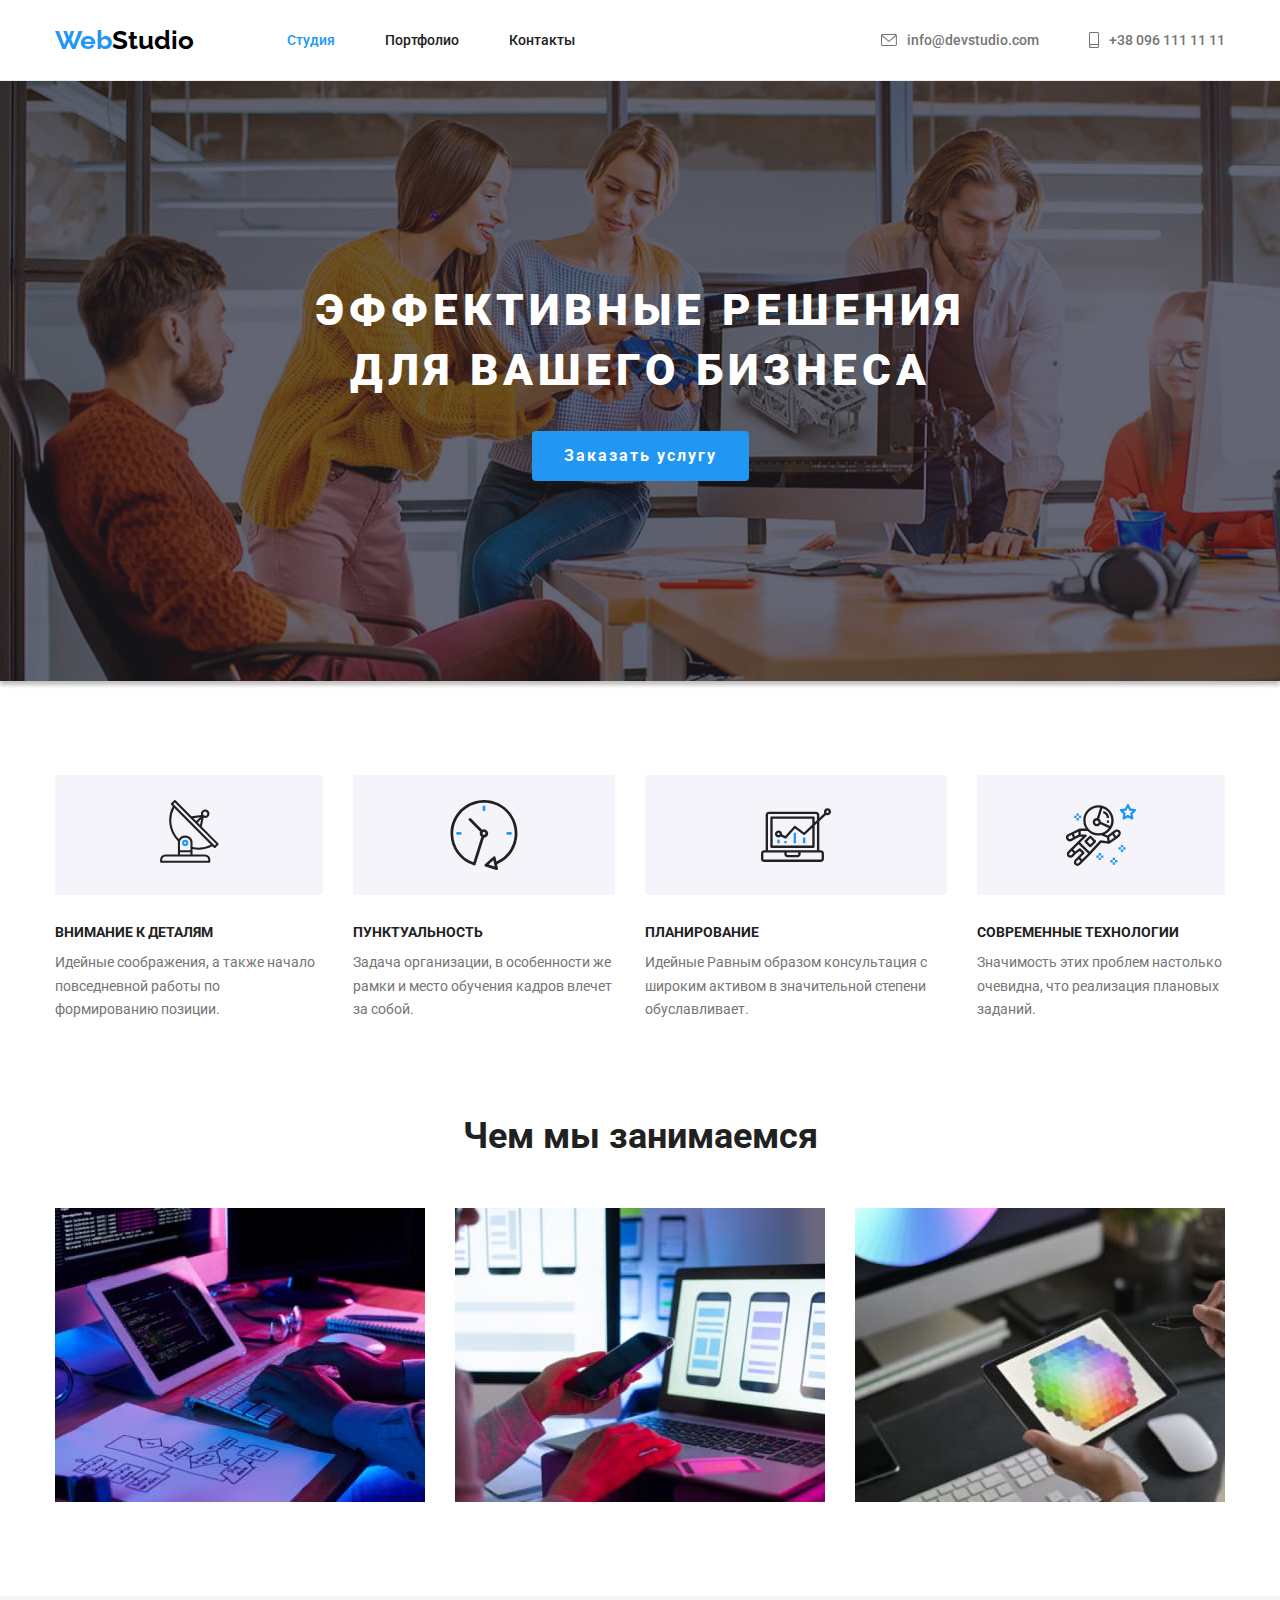
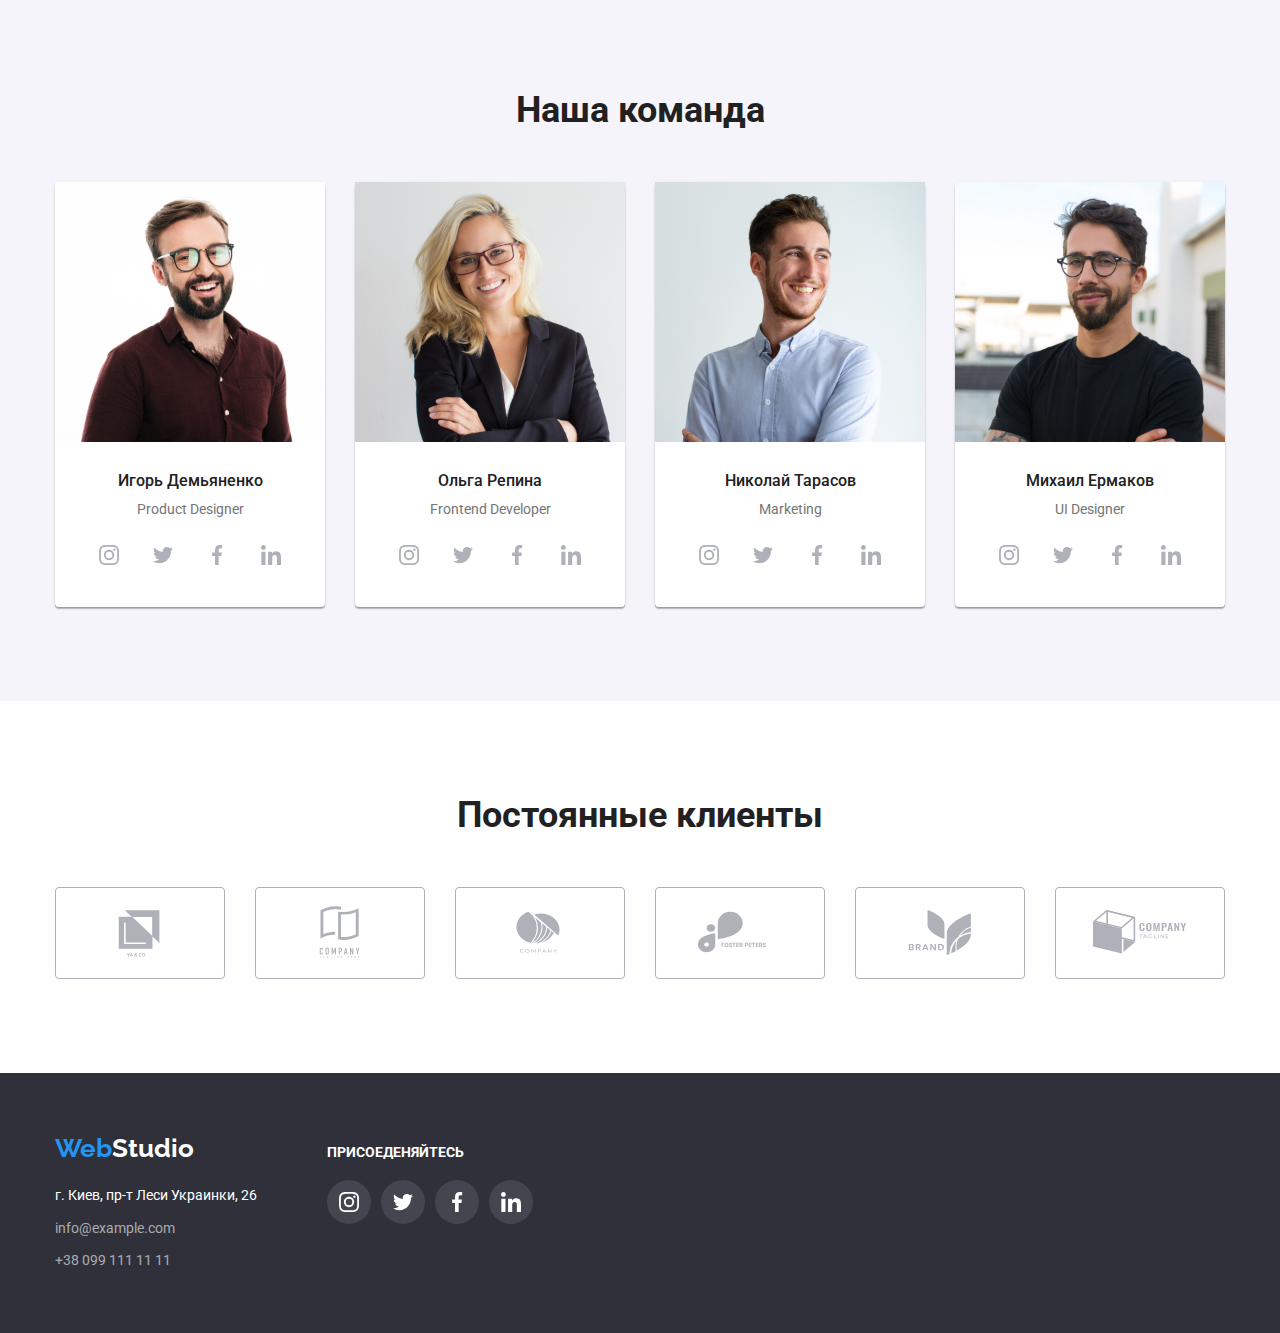
<file: index.html>
<!DOCTYPE html>
<html lang="ru">
<head>
    <meta charset="UTF-8">
    <meta http-equiv="X-UA-Compatible" content="IE=edge">
    <meta name="viewport" content="width=device-width, initial-scale=1.0">
    <link rel="stylesheet" href="./modern-normalize/modern-normalize.css">
    <link rel="preconnect" href="https://fonts.googleapis.com">
    <link rel="preconnect" href="https://fonts.gstatic.com" crossorigin>
    <link href="https://fonts.googleapis.com/css2?family=Roboto:wght@400;500;700;900&family=Raleway:wght@700&display=swap"
        rel="stylesheet">
    <title>WebStudio</title>
    <link rel="stylesheet" href="./css/styles.css">
</head>

<body>
    <header class="header">
        <div class="container"> 
            <div class="header-container"> 
                <nav class="main-nav">
                    <a href="#" lang="en" class="link-decor">
                        <span class="logo-web">Web</span><span class="logo-studio">Studio</span>
                    </a>
                    <ul class="site-nav">
                        <li class="site-nav-item"><a href="#" class="site-nav-link-current link-decor">Студия</a></li>
                        <li class="site-nav-item"><a href="./portfolio.html" class="site-nav-link link-decor">Портфолио</a></li>
                        <li class="site-nav-item"><a href="#" class="site-nav-link link-decor">Контакты</a></li>
                    </ul>
                </nav>
                    <ul class="contacts">
                        <li class="contacts-item">
                            <a href="mailto:info@devstudio.com" lang="en" class="contacts-link link-decor" style="display: flex; align-items: center;">
                                <svg class="contact-icon" width="16" height="12">
                                    <use href="./images/icons.svg#icon-envelope"></use>
                                </svg>                            
                                info@devstudio.com
                            </a>
                        </li>
                        <li class="contacts-item"><a href="tel:+380961111111" class="contacts-link link-decor" style="display: flex; align-items: center;">
                                <svg class="contact-icon" width="10" height="16">
                                    <use href="./images/icons.svg#icon-smartphone"></use>
                                </svg>
                            +38 096 111 11 11</a></li>
                    </ul> 
            </div> 
        </div>
    </header>

    <main class="main">
        <section class="hero">
            <div class="container">
                <h1 class="hero-title">Эффективные решения <br/> для вашего бизнеса</h1>
                <button type="button" class="hero-btn">Заказать услугу</button>
            </div>
        </section>

        <section class="section">
            <div class="container">
                <ul class="advantage">
                    <li class="advantage-item">
                        <div class="icon-block"> 
                                <svg class="advantage-icon" width="70" height="70">
                                    <use href="./images/icons.svg#icon-antenna"></use>
                                </svg>
                        </div>
                        <h3 class="subtitle advantage-title">Внимание к деталям</h3>
                        <p class="subtitle-text advantage-text">
                            Идейные соображения, а также начало повседневной работы по формированию позиции.
                        </p>
                    </li>
                    <li class="advantage-item">
                        <div class="icon-block"> 
                            <svg class="advantage-icon" width="70" height="70">
                                <use href="./images/icons.svg#icon-clock"></use>
                            </svg>
                        </div>
                        <h3 class="subtitle advantage-title">Пунктуальность</h3>
                        <p class="subtitle-text advantage-text">
                            Задача организации, в особенности же рамки и место обучения кадров влечет за собой.
                        </p>
                    </li>
                    <li class="advantage-item">
                        <div class="icon-block"> 
                            <svg class="advantage-icon" width="70" height="70">
                                <use href="./images/icons.svg#icon-diagram"></use>
                            </svg>
                        </div>
                        <h3 class="subtitle advantage-title">Планирование</h3>
                        <p class="subtitle-text advantage-text">
                            Идейные Равным образом консультация с широким активом в значительной степени обуславливает.
                        </p>
                    </li>
                    <li class="advantage-item">
                        <div class="icon-block"> 
                            <svg class="advantage-icon" width="70" height="70">
                                <use href="./images/icons.svg#icon-astronaut"></use>
                            </svg>
                        </div>
                        <h3 class="subtitle advantage-title">Современные технологии</h3>
                        <p class="subtitle-text advantage-text">
                            Значимость этих проблем настолько очевидна, что реализация плановых заданий.
                        </p>
                    </li>
                </ul>
            </div>
        </section>

        <section class="work-section section">
            <div class="container">
                <h2 class="subtitle-big">Чем мы занимаемся</h2>
                <ul class="works">
                    <li class="works-item">
                        <img src="./images/desktop.jpg" alt="Desktop" width="370" />
                    </li>
                    <li class="works-item">
                        <img src="./images/phone.jpg" alt="Phone" width="370" />
                    </li>
                    <li class="works-item">
                        <img src="./images/tablet.jpg" alt="Tablet" width="370" />
                    </li>
                </ul>
            </div>
        </section>

        <section class="section team-background">
            <div class="container">
                <h2 class="subtitle-team">Наша команда</h2>
                <ul class="team">
                    <li class="team-item">
                        <img src="./images/i_dem'yanenko.jpg" alt="Игорь Демьяненко" width="270">
                        <div class="team-card-text">
                            <h3 class="team-title">Игорь Демьяненко</h3>
                            <p lang="en" class="team-text">Product Designer</p>                    
                            <ul class="social">
                                <li class="social-item">
                                    <a href="#" class="social-link" style="display: flex; align-items: center; justify-content: center;">
                                        <svg class="social-icon" width="20" height="20">
                                            <use href="./images/icons.svg#icon-instagram"></use>
                                        </svg>
                                    </a>                                
                                </li>
                                <li class="social-item">
                                    <a href="#" class="social-link" style="display: flex; align-items: center; justify-content: center;">
                                        <svg class="social-icon" width="20" height="20">
                                            <use href="./images/icons.svg#icon-twitter"></use>
                                        </svg>
                                    </a>                                
                                </li>
                                <li class="social-item">
                                    <a href="#" class="social-link" style="display: flex; align-items: center; justify-content: center;">
                                        <svg class="social-icon" width="20" height="20">
                                            <use href="./images/icons.svg#icon-facebook"></use>
                                        </svg>
                                    </a>                                
                                </li>
                                <li class="social-item">
                                    <a href="#" class="social-link" style="display: flex; align-items: center; justify-content: center;">
                                        <svg class="social-icon" width="20" height="20">
                                            <use href="./images/icons.svg#icon-linkedin"></use>
                                        </svg>
                                    </a>                                
                                </li>
                            </ul>
                        </div>
                       
                    </li>
                    <li class="team-item">
                        <img src="./images/o_repina.jpg" alt="Ольга Репина" width="270">
                        <div class="team-card-text">
                            <h3 class="team-title">Ольга Репина</h3>
                            <p lang="en" class="team-text">Frontend Developer</p>                    
                            <ul class="social">
                                <li class="social-item">
                                    <a href="#" class="social-link" style="display: flex; align-items: center; justify-content: center;">
                                        <svg class="social-icon" width="20" height="20">
                                            <use href="./images/icons.svg#icon-instagram"></use>
                                        </svg>
                                    </a>
                                </li>
                                <li class="social-item">
                                    <a href="#" class="social-link" style="display: flex; align-items: center; justify-content: center;">
                                        <svg class="social-icon" width="20" height="20">
                                            <use href="./images/icons.svg#icon-twitter"></use>
                                        </svg>
                                    </a>
                                </li>
                                <li class="social-item">
                                    <a href="#" class="social-link" style="display: flex; align-items: center; justify-content: center;">
                                        <svg class="social-icon" width="20" height="20">
                                            <use href="./images/icons.svg#icon-facebook"></use>
                                        </svg>
                                    </a>
                                </li>
                                <li class="social-item">
                                    <a href="#" class="social-link" style="display: flex; align-items: center; justify-content: center;">
                                        <svg class="social-icon" width="20" height="20">
                                            <use href="./images/icons.svg#icon-linkedin"></use>
                                        </svg>
                                    </a>
                                </li>
                            </ul>
                        </div>
                        
                    </li>
                    <li class="team-item">
                        <img src="./images/n_tarasov.jpg" alt="Николай Тарасов" width="270">
                        <div class="team-card-text">
                            <h3 class="team-title">Николай Тарасов</h3>
                            <p lang="en" class="team-text">Marketing</p>                    
                            <ul class="social">
                                <li class="social-item">
                                    <a href="#" class="social-link" style="display: flex; align-items: center; justify-content: center;">
                                        <svg class="social-icon" width="20" height="20">
                                            <use href="./images/icons.svg#icon-instagram"></use>
                                        </svg>
                                    </a>
                                </li>
                                <li class="social-item">
                                    <a href="#" class="social-link" style="display: flex; align-items: center; justify-content: center;">
                                        <svg class="social-icon" width="20" height="20">
                                            <use href="./images/icons.svg#icon-twitter"></use>
                                        </svg>
                                    </a>
                                </li>
                                <li class="social-item">
                                    <a href="#" class="social-link" style="display: flex; align-items: center; justify-content: center;">
                                        <svg class="social-icon" width="20" height="20">
                                            <use href="./images/icons.svg#icon-facebook"></use>
                                        </svg>
                                    </a>
                                </li>
                                <li class="social-item">
                                    <a href="#" class="social-link" style="display: flex; align-items: center; justify-content: center;">
                                        <svg class="social-icon" width="20" height="20">
                                            <use href="./images/icons.svg#icon-linkedin"></use>
                                        </svg>
                                    </a>
                                </li>
                            </ul>
                        </div>
                        
                    </li>
                    <li class="team-item">
                        <img src="./images/m_ermakov.jpg" alt="Михаил Ермаков" width="270">
                        <div class="team-card-text">
                            <h3 class="team-title">Михаил Ермаков</h3>
                            <p lang="en" class="team-text">UI Designer</p>                    
                            <ul class="social">
                                <li class="social-item">
                                    <a href="#" class="social-link" style="display: flex; align-items: center; justify-content: center;">
                                        <svg class="social-icon" width="20" height="20">
                                            <use href="./images/icons.svg#icon-instagram"></use>
                                        </svg>
                                    </a>
                                </li>
                                <li class="social-item">
                                    <a href="#" class="social-link" style="display: flex; align-items: center; justify-content: center;">
                                        <svg class="social-icon" width="20" height="20">
                                            <use href="./images/icons.svg#icon-twitter"></use>
                                        </svg>
                                    </a>
                                </li>
                                <li class="social-item">
                                    <a href="#" class="social-link" style="display: flex; align-items: center; justify-content: center;">
                                        <svg class="social-icon" width="20" height="20">
                                            <use href="./images/icons.svg#icon-facebook"></use>
                                        </svg>
                                    </a>
                                </li>
                                <li class="social-item">
                                    <a href="#" class="social-link" style="display: flex; align-items: center; justify-content: center;">
                                        <svg class="social-icon" width="20" height="20">
                                            <use href="./images/icons.svg#icon-linkedin"></use>
                                        </svg>
                                    </a>
                                </li>
                            </ul>
                        </div>
                       
                    </li>
                </ul>
            </div>
        </section>  
        
        <section class="section">
            <div class="container">
                <h2 class="subtitle-big">Постоянные клиенты</h2>
                <ul class="client">
                    <li class="client-item">
                        <a href="#" class="client-link">
                            <svg class="client-icon" width="106" height="60">
                                <use href="./images/icons.svg#icon-client-1"></use>
                            </svg>
                        </a>
                    </li>
                    <li class="client-item">
                        <a href="#" class="client-link">
                            <svg class="client-icon" width="106" height="60">
                                <use href="./images/icons.svg#icon-client-2"></use>
                            </svg>
                        </a>
                    </li>
                    <li class="client-item">
                        <a href="#" class="client-link">
                            <svg class="client-icon" width="106" height="60">
                                <use href="./images/icons.svg#icon-client-3"></use>
                            </svg>
                        </a>
                    </li>
                    <li class="client-item">
                        <a href="#" class="client-link">
                            <svg class="client-icon" width="106" height="60">
                                <use href="./images/icons.svg#icon-client-4"></use>
                            </svg>
                        </a>
                    </li>
                    <li class="client-item">
                        <a href="#" class="client-link">
                            <svg class="client-icon" width="106" height="60">
                                <use href="./images/icons.svg#icon-client-5"></use>
                            </svg>
                        </a>
                    </li>
                    <li class="client-item">
                        <a href="#" class="client-link">
                            <svg class="client-icon" width="106" height="60">
                                <use href="./images/icons.svg#icon-client-6"></use>
                            </svg>
                        </a>
                    </li>
                </ul>
            </div>
        </section>
        
    </main> 
    
    <footer class="footer">
        <div class="container container-footer">
            <div>                
            <a href="#" lang="en" class="link-decor">
                <span class="logo-web">Web</span><span class="logo-studio-white">Studio</span>
            </a>
            <address class="adress-margin">
                <ul>
                    <li><span class="address-white">г. Киев, пр-т Леси Украинки, 26</span></li>
                    <li class="footer-margin"><a href="mailto:info@example.com" class="address link-decor">info@example.com</a></li>
                    <li class="footer-margin"><a href="tel:+380991111111" class="address link-decor">+38 099 111 11 11</a></li>
                </ul>  
            </address>  
            </div>
            <div class="social-footer">
                <h2 class="subtitle-footer">Присоеденяйтесь</h2>
                <ul class="social-footer-list">
                    <li class="social-item">
                        <a href="#" class="social-link-footer" style="display: flex; align-items: center; justify-content: center;">
                            <svg class="social-footer-icon" width="20" height="20">
                                <use href="./images/icons.svg#icon-instagram"></use>
                            </svg>
                        </a>
                    </li>
                    <li class="social-item">
                        <a href="#" class="social-link-footer" style="display: flex; align-items: center; justify-content: center;">
                            <svg class="social-footer-icon" width="20" height="20">
                                <use href="./images/icons.svg#icon-twitter"></use>
                            </svg>
                        </a>
                    </li>
                    <li class="social-item">
                        <a href="#" class="social-link-footer" style="display: flex; align-items: center; justify-content: center;">
                            <svg class="social-footer-icon" width="20" height="20">
                                <use href="./images/icons.svg#icon-facebook"></use>
                            </svg>
                        </a>
                    </li>
                    <li class="social-item">
                        <a href="#" class="social-link-footer" style="display: flex; align-items: center; justify-content: center;">
                            <svg class="social-footer-icon" width="20" height="20">
                                <use href="./images/icons.svg#icon-linkedin"></use>
                            </svg>
                        </a>
                    </li>
                </ul>
            </div>
        </div>
        
    </footer>
</body>
</html>
</file>
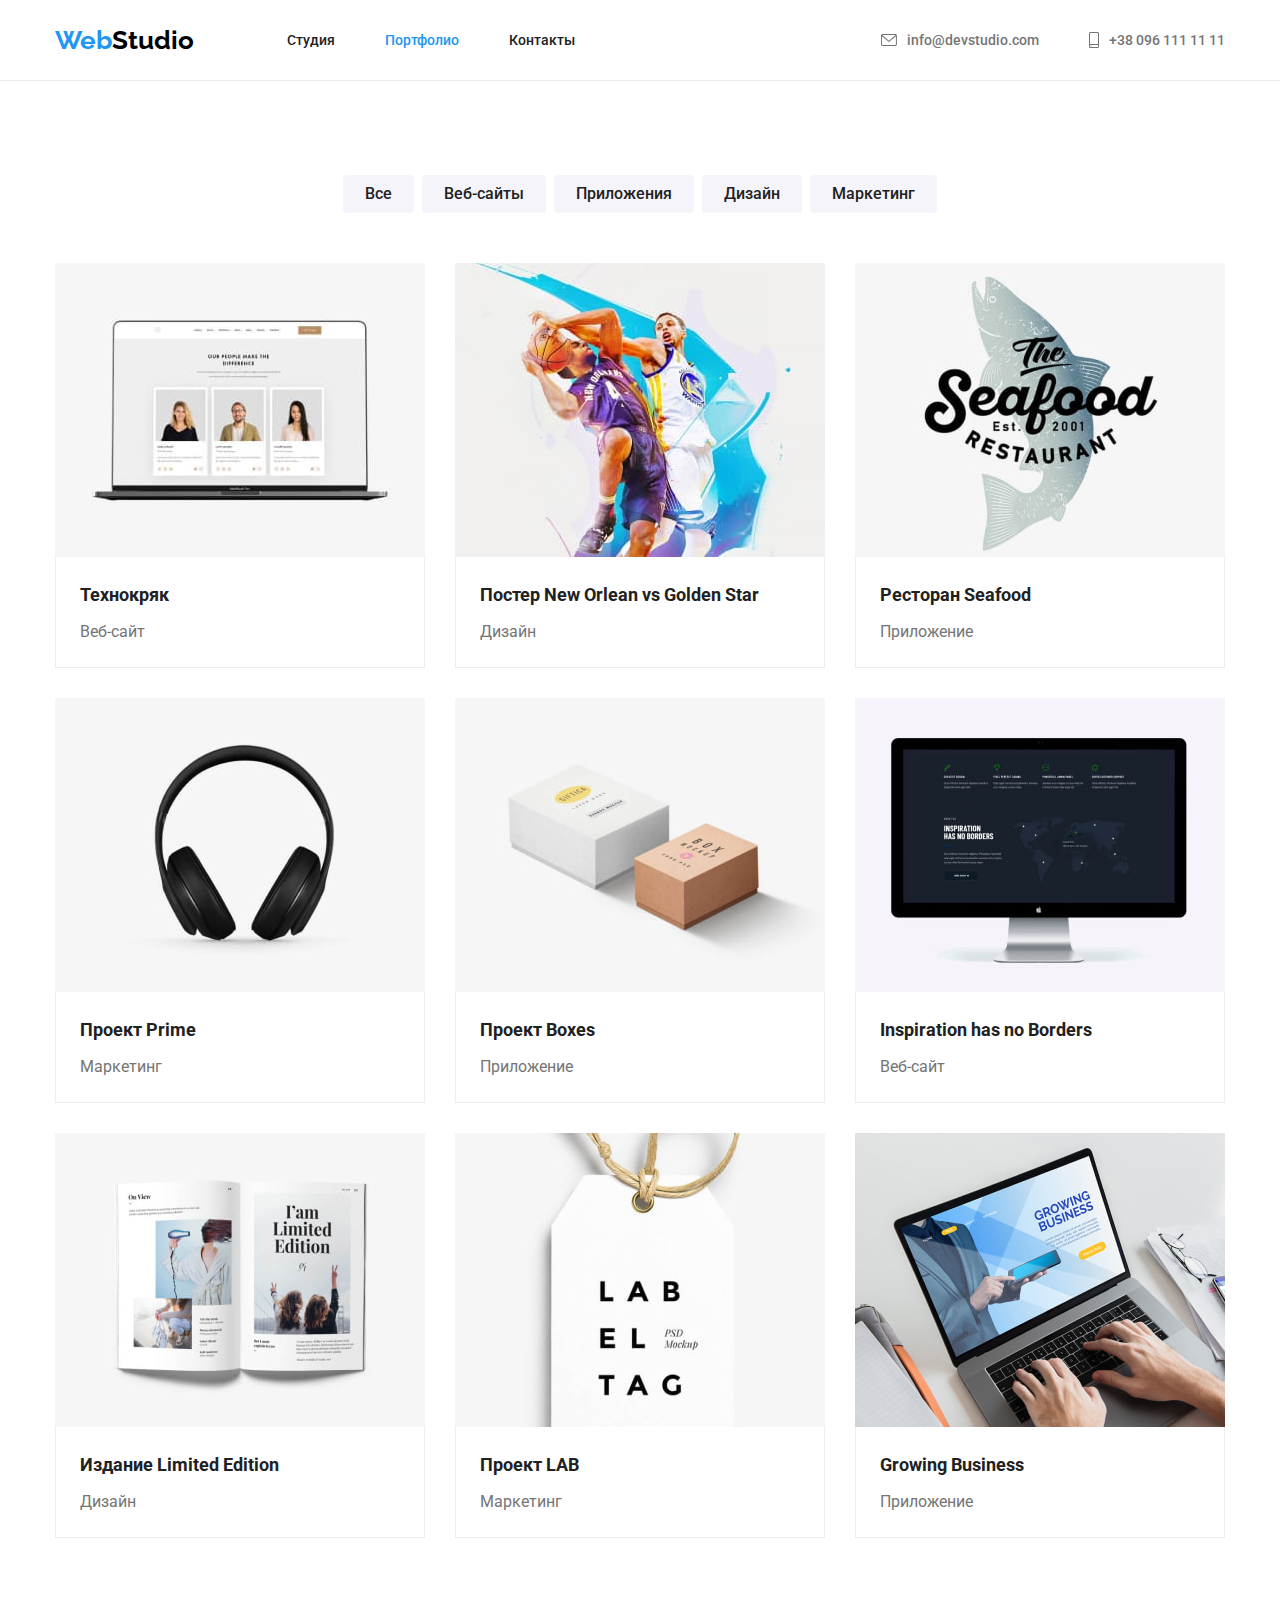
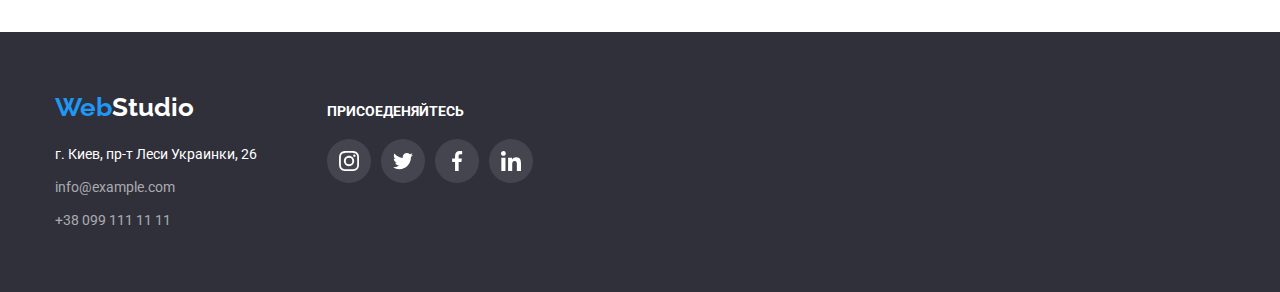
<file: portfolio.html>
<!DOCTYPE html>
<html lang="ru">
<head>
    <meta charset="UTF-8">
    <meta http-equiv="X-UA-Compatible" content="IE=edge">
    <link rel="stylesheet" href="./modern-normalize/modern-normalize.css">
    <meta name="viewport" content="width=device-width, initial-scale=1.0">
    <link rel="preconnect" href="https://fonts.googleapis.com">
    <link rel="preconnect" href="https://fonts.gstatic.com" crossorigin>
    <link href="https://fonts.googleapis.com/css2?family=Roboto:wght@400;500;700;900&family=Raleway:wght@700&display=swap"
        rel="stylesheet">
    <title>Portfolio</title>
    <link rel="stylesheet" href="./css/styles.css">
</head>

<body>
    <header class="header">
            <div class="header-container container">
                <nav class="main-nav">
                    <a href="#" lang="en" class="link-decor">
                        <span class="logo-web">Web</span><span class="logo-studio">Studio</span>
                    </a>
                    <ul class="site-nav">
                        <li class="site-nav-item"><a href="./index.html" class="site-nav-link link-decor">Студия</a></li>
                        <li class="site-nav-item"><a href="#" class="site-nav-link-current link-decor">Портфолио</a></li>
                        <li class="site-nav-item"><a href="#" class="site-nav-link link-decor">Контакты</a></li>
                    </ul>
                </nav>
                    <ul class="contacts">
                        <li class="contacts-item">
                            <a href="mailto:info@devstudio.com" lang="en" class="contacts-link link-decor"
                                style="display: flex; align-items: center;">
                                <svg class="contact-icon" width="16" height="12">
                                    <use href="./images/icons.svg#icon-envelope"></use>
                                </svg>
                                info@devstudio.com
                            </a>
                        </li>
                        <li class="contacts-item"><a href="tel:+380961111111" class="contacts-link link-decor"
                                style="display: flex; align-items: center;">
                                <svg class="contact-icon" width="10" height="16">
                                    <use href="./images/icons.svg#icon-smartphone"></use>
                                </svg>
                                +38 096 111 11 11</a>
                        </li>
                    </ul>
            </div>
    </header>

    <main>
        <section class="section">
            <div class="container">
                <ul class="filter">
                    <li class="filter-item"><button type="button" class="portfolio-btn">Все</button></li>
                    <li class="filter-item"><button type="button" class="portfolio-btn">Веб-сайты</button></li>
                    <li class="filter-item"><button type="button" class="portfolio-btn">Приложения</button></li>
                    <li class="filter-item"><button type="button" class="portfolio-btn">Дизайн</button></li>
                    <li class="filter-item"><button type="button" class="portfolio-btn">Маркетинг</button></li>
                </ul>

                <ul class="gallery">
                    <li class="gallery-item"> 
                        <a href="#" class="gallery-link link-decor">
                            <img src="./images/Технокряк.jpg" alt="Технокряк" width="370">
                            <div class="gallery-item-footer">
                                <h2 class="subtitle-portfolio gallery-item-title">Технокряк</h2>
                                <p class="subtitle-portfolio-text gallery-text">Веб-сайт</p>
                            </div>
                        </a>
                    </li>
                    <li class="gallery-item">
                        <a href="#" class="gallery-link link-decor">
                            <img src="./images/Постер_New_Orlean_vs_Golden_Star.jpg" alt="Постер New Orlean vs Golden Star" width="370">
                            <div class="gallery-item-footer">
                                <h2 class="subtitle-portfolio gallery-item-title">Постер<span lang="en"> New Orlean vs Golden Star</span></h2>
                                <p class="subtitle-portfolio-text gallery-text">Дизайн</p>
                            </div>
                        </a>
                    </li>
                    <li class="gallery-item">
                        <a href="#" class="gallery-link link-decor">
                            <img src="./images/Ресторан_Seafood.jpg" alt="Ресторан Seafood" width="370">
                            <div class="gallery-item-footer">
                                <h2 class="subtitle-portfolio gallery-item-title">Ресторан<span lang="en"> Seafood</span></h2>
                                <p class="subtitle-portfolio-text gallery-text">Приложение</p>
                            </div>
                        </a>
                    </li>
                    <li class="gallery-item">
                        <a href="#" class="gallery-link link-decor">
                            <img src="./images/Проект_Prime.jpg" alt="Проект Prime" width="370">
                            <div class="gallery-item-footer">
                                <h2 class="subtitle-portfolio gallery-item-title">Проект<span lang="en"> Prime</span></h2>
                                <p class="subtitle-portfolio-text gallery-text">Маркетинг</p>                   
                            </div>
                        </a>
                    </li>
                    <li class="gallery-item">
                        <a href="#" class="gallery-link link-decor">
                            <img src="./images/Проект_Boxes.jpg" alt="Проект Boxes" width="370">
                            <div class="gallery-item-footer">
                                <h2 class="subtitle-portfolio gallery-item-title">Проект<span lang="en"> Boxes</span></h2>
                                <p class="subtitle-portfolio-text gallery-text">Приложение</p>
                            </div>
                        </a>
                    </li>
                    <li class="gallery-item">
                        <a href="#" class="gallery-link link-decor">
                            <img src="./images/Inspiration_has_no_Borders.jpg" alt="Inspiration has no Borders" width="370">
                            <div class="gallery-item-footer">
                                <h2 lang="en" class="subtitle-portfolio gallery-item-title">Inspiration has no Borders</h2>
                                <p class="subtitle-portfolio-text gallery-text">Веб-сайт</p>
                            </div>
                        </a>
                    </li>
                    <li class="gallery-item">
                        <a href="#" class="gallery-link link-decor">
                            <img src="./images/Издание_Limited_Edition.jpg" alt="Издание Limited Edition" width="370">
                            <div class="gallery-item-footer">
                                <h2 class="subtitle-portfolio gallery-item-title">Издание<span lang="en"> Limited Edition</span></h2>
                                <p class="subtitle-portfolio-text gallery-text">Дизайн</p>
                            </div>
                        </a>
                    </li>
                    <li class="gallery-item">
                        <a href="#" class="gallery-link link-decor">
                            <img src="./images/Проект_LAB.jpg" alt="Проект LAB" width="370">
                            <div class="gallery-item-footer">
                                <h2 class="subtitle-portfolio gallery-item-title">Проект<span lang="en"> LAB</span></h2>
                                <p class="subtitle-portfolio-text gallery-text">Маркетинг</p>
                            </div>
                        </a>
                    </li>
                    <li class="gallery-item">
                        <a href="#" class="gallery-link link-decor">
                            <img src="./images/Growing_Business.jpg" alt="Growing Business" width="370">
                            <div class="gallery-item-footer">
                                <h2 lang="en" class="subtitle-portfolio gallery-item-title">Growing Business</h2>
                                <p class="subtitle-portfolio-text gallery-text">Приложение</p>
                            </div>
                        </a>
                    </li>
                </ul>
            </div>
        </section>
    </main>

    <footer class="footer">
        <div class="container container-footer">
            <div>
                <a href="#" lang="en" class="link-decor">
                    <span class="logo-web">Web</span><span class="logo-studio-white">Studio</span>
                </a>
                <address class="adress-margin">
                    <ul>
                        <li><span class="address-white">г. Киев, пр-т Леси Украинки, 26</span></li>
                        <li class="footer-margin"><a href="mailto:info@example.com"
                                class="address link-decor">info@example.com</a></li>
                        <li class="footer-margin"><a href="tel:+380991111111" class="address link-decor">+38 099 111 11
                                11</a></li>
                    </ul>
                </address>
            </div>
            <div class="social-footer">
                <h2 class="subtitle-footer">Присоеденяйтесь</h2>
                <ul class="social-footer-list">
                    <li class="social-item">
                        <a href="#" class="social-link-footer"
                            style="display: flex; align-items: center; justify-content: center;">
                            <svg class="social-footer-icon" width="20" height="20">
                                <use href="./images/icons.svg#icon-instagram"></use>
                            </svg>
                        </a>
                    </li>
                    <li class="social-item">
                        <a href="#" class="social-link-footer"
                            style="display: flex; align-items: center; justify-content: center;">
                            <svg class="social-footer-icon" width="20" height="20">
                                <use href="./images/icons.svg#icon-twitter"></use>
                            </svg>
                        </a>
                    </li>
                    <li class="social-item">
                        <a href="#" class="social-link-footer"
                            style="display: flex; align-items: center; justify-content: center;">
                            <svg class="social-footer-icon" width="20" height="20">
                                <use href="./images/icons.svg#icon-facebook"></use>
                            </svg>
                        </a>
                    </li>
                    <li class="social-item">
                        <a href="#" class="social-link-footer"
                            style="display: flex; align-items: center; justify-content: center;">
                            <svg class="social-footer-icon" width="20" height="20">
                                <use href="./images/icons.svg#icon-linkedin"></use>
                            </svg>
                        </a>
                    </li>
                </ul>
            </div>
        </div>
    
    </footer>
</body>
</html>
</file>
<file: css/styles.css>
:root {
  --primary-text-color: #757575;
  --title-text-color: #212121;
  --accent-color: #2196f3;
  --primary-color: #ffffff;
  --secondary-color: #f5f4fa;
  --background-color: #2f303a;
  --header-border-color: #ececec;
  --icon-color: #afb1b8;
}

* {
  box-sizing: border-box;
}

body {
  font-family: "Roboto", sans-serif;
  font-size: 14px;
  background-color: var(--primary-color);
  color: var(--title-text-color);
  max-width: 1600px;
}

h1,
h2,
h3,
p {
  margin: 0;
}

ul {
  padding: 0;
  margin: 0;
  list-style-type: none;
}

img {
  display: block;
  width: 100%;
  height: auto;
}

.link-decor {
  display: block;
  text-decoration: none;
  margin: 0;
}
.container {
  width: 1200px;
  padding-right: 15px;
  padding-left: 15px;
  margin: 0 auto;
}

.section {
  padding-top: 94px;
  padding-bottom: 94px;
}

/*header */

.header-container {
  display: flex;
  justify-content: space-between;
  align-items: center;
}

.header {
  border-bottom: 1px solid var(--header-border-color);
}

.logo-web {
  font-family: Raleway, sans-serif;
  font-weight: 700;
  font-size: 26px;
  line-height: 1.19;
  color: var(--accent-color);
}

.logo-studio {
  font-family: Raleway, sans-serif;
  font-weight: 700;
  font-size: 26px;
  line-height: 1.19;
  color: #000000;
}

.logo-studio-white {
  font-family: Raleway, sans-serif;
  font-weight: 700;
  font-size: 26px;
  line-height: 1.19;
  color: var(--primary-color);
}

/*nav bar*/

.main-nav {
  display: flex;
  align-items: center;
}

.site-nav {
  display: flex;
  align-items: center;
  margin-left: 93px;
  font-weight: 500;
}

.site-nav-link {
  color: var(--title-text-color);
  padding-top: 32px;
  padding-bottom: 32px;
}

.site-nav-item {
}
.site-nav-item:not(:first-child) {
  margin-left: 50px;
}

.site-nav-link:hover,
.site-nav-link:focus {
  color: var(--accent-color);
}

.site-nav-link-current {
  color: var(--accent-color);
  padding-top: 32px;
  padding-bottom: 32px;
}

/*contacts*/
.contacts {
  display: flex;
  margin-left: auto;
  align-items: flex-end;
  font-weight: 500;
}

.contacts-link {
  color: var(--primary-text-color);
}

.contact-icon {
  fill: var(--primary-text-color);
  margin-right: 10px;
}

.contacts-link:hover,
.contacts-link:focus {
  color: var(--accent-color);
}
.contacts-link:hover .contact-icon,
.contacts-link:focus .contact-icon {
  fill: var(--accent-color);
}
.contacts-item:not(:first-child) {
  margin-left: 50px;
}

/* main */

/*hero*/

.hero {
  text-align: center;
  background-image: linear-gradient(
      rgba(47, 48, 58, 0.4),
      rgba(47, 48, 58, 0.4)
    ),
    url("../images/bg-hero.jpg");
  background-repeat: no-repeat;
  /* background-size: 1600px; */
  background-color: var(--background-color);
  padding-top: 200px;
  padding-bottom: 200px;
  box-shadow: 0px 4px 4px rgba(0, 0, 0, 0.25);
}

.hero-title {
  font-weight: 900;
  font-size: 44px;
  line-height: 1.36;
  text-transform: uppercase;
  color: var(--primary-color);
  letter-spacing: 5px;
}

.hero-btn {
  font-family: Roboto, sans-serif;
  background-color: var(--accent-color);
  font-weight: 700;
  font-size: 16px;
  line-height: 1.87;
  letter-spacing: 2px;
  color: var(--primary-color);
  cursor: pointer;
  margin-top: 30px;
  min-width: 200px;
  padding: 10px 32px;
  border-radius: 4px;
  border: 0px;
}

/*нащи приимущества*/

.subtitle {
  font-weight: 700;
  font-size: 14px;
  line-height: 1.14;
}

.subtitle-text {
  line-height: 1.71;
  color: var(--primary-text-color);
}

.subtitle-big {
  font-size: 36px;
  line-height: 1.16;
  text-align: center;
  margin-bottom: 50px;
}

.advantage {
  display: flex;
}

.advantage-item {
  display: flex;
  flex-direction: column;
}

.advantage-item:not(:first-child) {
  margin-left: 30px;
}

.advantage-title {
  text-transform: uppercase;
  margin-bottom: 10px;
}
.icon-block {
  display: flex;
  justify-content: center;
  background-color: var(--secondary-color);
  border-radius: 4px;
  padding: 25px 0;
  margin-bottom: 30px;
}

.work-section {
  padding-top: 0;
}
.works {
  display: flex;
  justify-content: space-between;
}

/*team*/
.team-background {
  background-color: var(--secondary-color);
}

.subtitle-team {
  font-size: 36px;
  line-height: 1.16;
  text-align: center;
  margin-bottom: 50px;
}

.team {
  display: flex;
}

.team-item:not(:first-child) {
  margin-left: 30px;
}

.team-item {
  background-color: var(--primary-color);
  border-radius: 4px;
  text-align: center;
  box-shadow: 0px 1px 3px rgba(0, 0, 0, 0.12), 0px 1px 1px rgba(0, 0, 0, 0.14),
    0px 2px 1px rgba(0, 0, 0, 0.2);
}

.team-card-text {
  padding: 30px 0;
}

.team-title {
  font-weight: 500;
  font-size: 16px;
  line-height: 1.18;
  margin-bottom: 10px;
}

.team-text {
  color: var(--primary-text-color);
}

.social {
  display: flex;
  justify-content: center;
  margin-top: 16px;
}

.social-link {
  display: flex;
  align-items: center;
  width: 44px;
  height: 44px;
  border-radius: 50%;
}

.social-link:hover,
.social-link:focus {
  background-color: var(--accent-color);
}
.social-icon {
  fill: var(--icon-color);
}

.social-item:not(:first-child) {
  margin-left: 10px;
}
.social-link:hover .social-icon,
.social-link:focus .social-icon {
  fill: var(--primary-color);
}

.client {
  display: flex;
  align-items: center;
  justify-content: space-between;
}

.client-item {
}

.client-link {
  display: flex;
  align-items: center;
  justify-content: center;
  border: 1px solid var(--icon-color);
  border-radius: 4px;
  width: 170px;
  height: 92px;
}

.client-icon {
  fill: var(--icon-color);
}

.client-link:hover,
.client-link:focus {
  border-color: var(--accent-color);
  fill: var(--accent-color);
}

.client-link:hover .client-icon,
.client-link:focus .client-icon {
  fill: var(--accent-color);
}

/*footer*/

.footer {
  background-color: var(--background-color);
  padding-top: 60px;
  padding-bottom: 60px;
}

.container-footer {
  display: flex;
  align-items: baseline;
}

.sociai-item {
  display: flex;
  justify-content: center;
  align-items: center;
}

.adress-margin {
  margin-top: 20px;
}

.footer-margin {
  margin-top: 9px;
}

.address {
  font-style: normal;
  line-height: 1.71;
  color: rgba(255, 255, 255, 0.6);
}

.address-white {
  font-style: normal;
  line-height: 1.71;
  color: var(--primary-color);
}

.subtitle-footer {
  font-weight: 700;
  font-size: 14px;
  line-height: 1.17;
  color: var(--primary-color);
  text-transform: uppercase;
}

.social-link-footer {
  padding: 0;
  border: none;
  width: 44px;
  height: 44px;
  text-align: center;
  border-radius: 50%;
  background: rgba(255, 255, 255, 0.1);
}

.social-footer-icon {
  fill: var(--primary-color);
}

.social-footer {
  margin-left: 70px;
}

.social-item:not(:first-child) {
  margin-left: 10px;
}
.social-link-footer:hover,
.social-link-footer:focus {
  background-color: var(--accent-color);
}
.social-footer-list {
  display: flex;
  margin-top: 20px;
}

/*portfolio*/

/* filter , filter-btn */

.filter {
  display: flex;
  justify-content: center;
  margin-bottom: 50px;
}

.filter-item:not(:first-child) {
  margin-left: 8px;
}

.portfolio-btn {
  font-family: Roboto, sans-serif;
  background-color: var(--secondary-color);
  font-weight: 500;
  font-size: 16px;
  line-height: 1.62;
  color: var(--title-text-color);
  cursor: pointer;
  border: 0;
  border-radius: 4px;
  padding: 6px 22px;
}

.portfolio-btn:hover,
.portfolio-btn:focus {
  color: var(--primary-color);
  background-color: var(--accent-color);
  box-shadow: 0px 3px 1px rgba(0, 0, 0, 0.1), 0px 1px 2px rgba(0, 0, 0, 0.08),
    0px 2px 2px rgba(0, 0, 0, 0.12);
}

/* portfolio card */

.subtitle-portfolio {
  font-weight: 700;
  font-size: 18px;
  line-height: 2;
}

.subtitle-portfolio-text {
  font-size: 16px;
  line-height: 1.87;
  color: var(--primary-text-color);
}

.gallery {
  display: flex;
  flex-wrap: wrap;
}

.gallery-text {
  margin-top: 4px;
}

.gallery-item-footer {
  padding: 20px 24px;
  border-bottom: 1px solid #eeeeee;
  border-left: 1px solid #eeeeee;
  border-right: 1px solid #eeeeee;
}

.gallery-item {
  background-color: var(--primary-color);
  text-align: left;
  margin-right: 30px;
  margin-bottom: 30px;
}

.gallery-item:nth-child(3n) {
  margin-right: 0;
}

.gallery-item:nth-last-child(-n + 3) {
  margin-bottom: 0;
}

.gallery-link:hover,
.gallery-link:focus {
  box-shadow: 0px 1px 1px rgba(0, 0, 0, 0.12), 0px 4px 4px rgba(0, 0, 0, 0.06),
    1px 4px 6px rgba(0, 0, 0, 0.16);
}

.gallery-link {
  color: var(--title-text-color);
}
</file>
